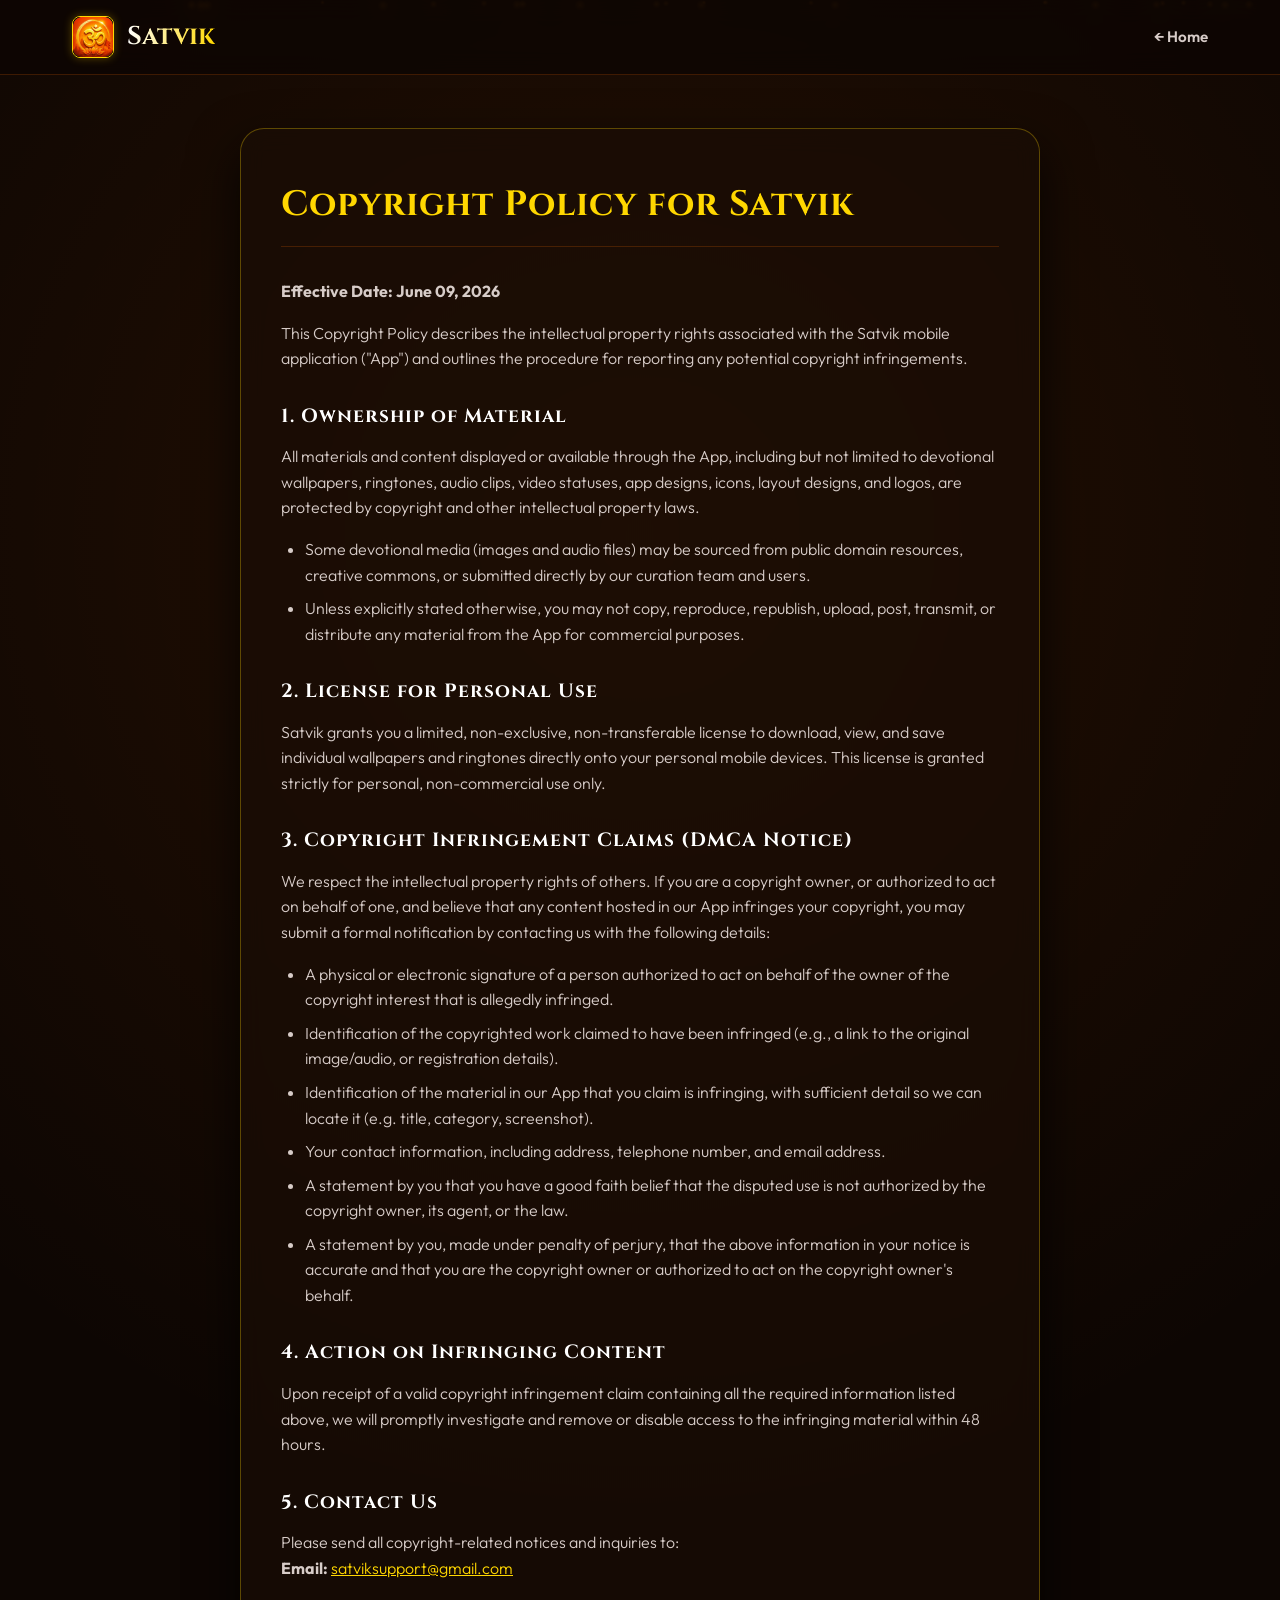
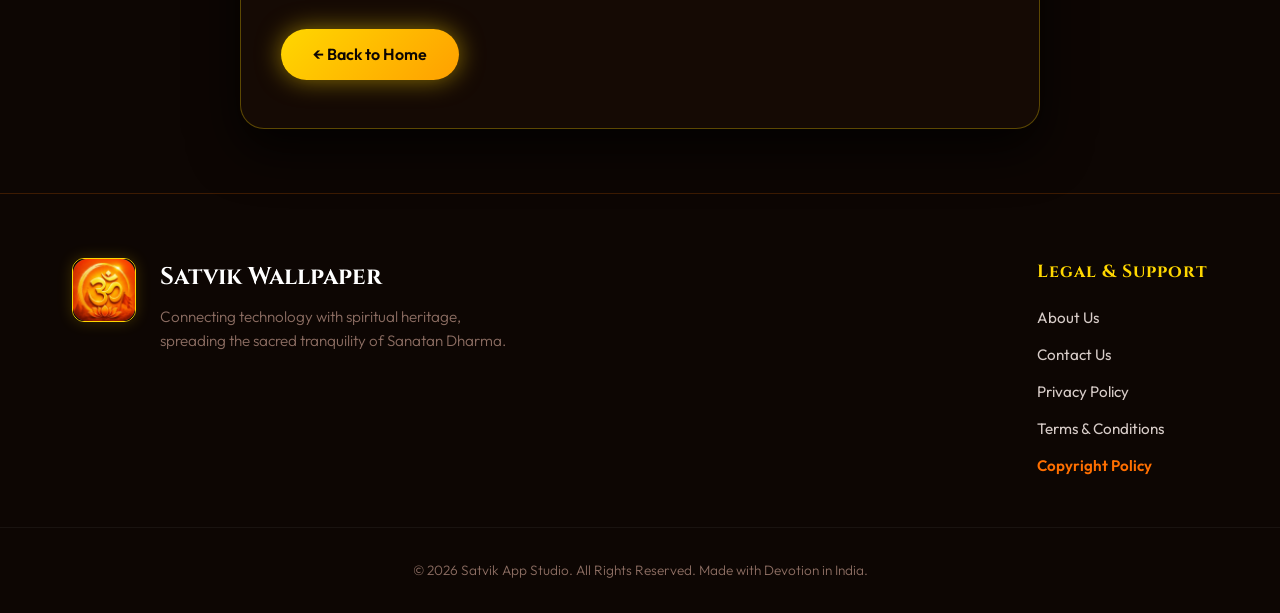
<file: copyright.html>
<!DOCTYPE html>
<html lang="en">
<head>
    <meta charset="UTF-8">
    <meta name="viewport" content="width=device-width, initial-scale=1.0">
    <title>Copyright Policy - Satvik Wallpaper</title>
    <meta name="description" content="Copyright Policy for Satvik Wallpaper and Ringtones mobile application.">
    <meta name="robots" content="noindex, follow">
    
    <!-- Google Fonts -->
    <link rel="preconnect" href="https://fonts.googleapis.com">
    <link rel="preconnect" href="https://fonts.gstatic.com" crossorigin>
    <link href="https://fonts.googleapis.com/css2?family=Cinzel:wght@500;700;900&family=Outfit:wght@300;400;600;800&display=swap" rel="stylesheet">
    
    <!-- Custom Style Sheet -->
    <link rel="stylesheet" href="style.css">
</head>
<body>
    <!-- Background Spiritual Particle Effect -->
    <div class="particles" id="particles"></div>

    <!-- Header / Navbar -->
    <header class="navbar">
        <div class="nav-container">
            <a href="index.html" class="logo-area" id="nav-logo">
                <img src="app_logo.png" alt="Satvik Wallpaper Logo" class="nav-logo-img">
                <span class="nav-brand">Satvik</span>
            </a>
            <div class="nav-links">
                <a href="index.html" class="nav-item" style="text-decoration: none; font-weight: 600;">← Home</a>
            </div>
        </div>
    </header>

    <!-- Main Content Container -->
    <main class="policy-page-section">
        <div class="container">
            <article class="policy-page-card">
                <h1>Copyright Policy for Satvik</h1>
                
                <p><strong>Effective Date: June 09, 2026</strong></p>
                <p>This Copyright Policy describes the intellectual property rights associated with the Satvik mobile application ("App") and outlines the procedure for reporting any potential copyright infringements.</p>
                
                <h3>1. Ownership of Material</h3>
                <p>All materials and content displayed or available through the App, including but not limited to devotional wallpapers, ringtones, audio clips, video statuses, app designs, icons, layout designs, and logos, are protected by copyright and other intellectual property laws.</p>
                <ul>
                    <li>Some devotional media (images and audio files) may be sourced from public domain resources, creative commons, or submitted directly by our curation team and users.</li>
                    <li>Unless explicitly stated otherwise, you may not copy, reproduce, republish, upload, post, transmit, or distribute any material from the App for commercial purposes.</li>
                </ul>

                <h3>2. License for Personal Use</h3>
                <p>Satvik grants you a limited, non-exclusive, non-transferable license to download, view, and save individual wallpapers and ringtones directly onto your personal mobile devices. This license is granted strictly for personal, non-commercial use only.</p>

                <h3>3. Copyright Infringement Claims (DMCA Notice)</h3>
                <p>We respect the intellectual property rights of others. If you are a copyright owner, or authorized to act on behalf of one, and believe that any content hosted in our App infringes your copyright, you may submit a formal notification by contacting us with the following details:</p>
                <ul>
                    <li>A physical or electronic signature of a person authorized to act on behalf of the owner of the copyright interest that is allegedly infringed.</li>
                    <li>Identification of the copyrighted work claimed to have been infringed (e.g., a link to the original image/audio, or registration details).</li>
                    <li>Identification of the material in our App that you claim is infringing, with sufficient detail so we can locate it (e.g. title, category, screenshot).</li>
                    <li>Your contact information, including address, telephone number, and email address.</li>
                    <li>A statement by you that you have a good faith belief that the disputed use is not authorized by the copyright owner, its agent, or the law.</li>
                    <li>A statement by you, made under penalty of perjury, that the above information in your notice is accurate and that you are the copyright owner or authorized to act on the copyright owner's behalf.</li>
                </ul>

                <h3>4. Action on Infringing Content</h3>
                <p>Upon receipt of a valid copyright infringement claim containing all the required information listed above, we will promptly investigate and remove or disable access to the infringing material within 48 hours.</p>

                <h3>5. Contact Us</h3>
                <p>Please send all copyright-related notices and inquiries to:<br>
                <strong>Email:</strong> <a href="mailto:satviksupport@gmail.com" style="color: var(--text-gold);">satviksupport@gmail.com</a></p>

                <a href="index.html" class="btn btn-secondary btn-back-home">← Back to Home</a>
            </article>
        </div>
    </main>

    <!-- Footer -->
    <footer class="footer">
        <div class="container footer-container">
            <div class="footer-brand-info">
                <img src="app_logo.png" alt="Satvik App Studio Logo" class="footer-logo">
                <div class="brand-text">
                    <span class="footer-brand-name">Satvik Wallpaper</span>
                    <p class="footer-moto">Connecting technology with spiritual heritage, spreading the sacred tranquility of Sanatan Dharma.</p>
                </div>
            </div>
            
            <div class="footer-nav">
                <h4>Legal & Support</h4>
                <div class="footer-links">
                    <a href="index.html" class="footer-link-btn" style="text-decoration: none;">About Us</a>
                    <a href="index.html" class="footer-link-btn" style="text-decoration: none;">Contact Us</a>
                    <a href="privacy.html" class="footer-link-btn" style="text-decoration: none;">Privacy Policy</a>
                    <a href="terms.html" class="footer-link-btn" style="text-decoration: none;">Terms & Conditions</a>
                    <a href="copyright.html" class="footer-link-btn" style="text-decoration: none; color: var(--saffron-primary); font-weight: 600;">Copyright Policy</a>
                </div>
            </div>
        </div>
        <div class="footer-bottom">
            <p>&copy; 2026 Satvik App Studio. All Rights Reserved. Made with Devotion in India.</p>
        </div>
    </footer>

    <script src="app.js"></script>
</body>
</html>
</file>
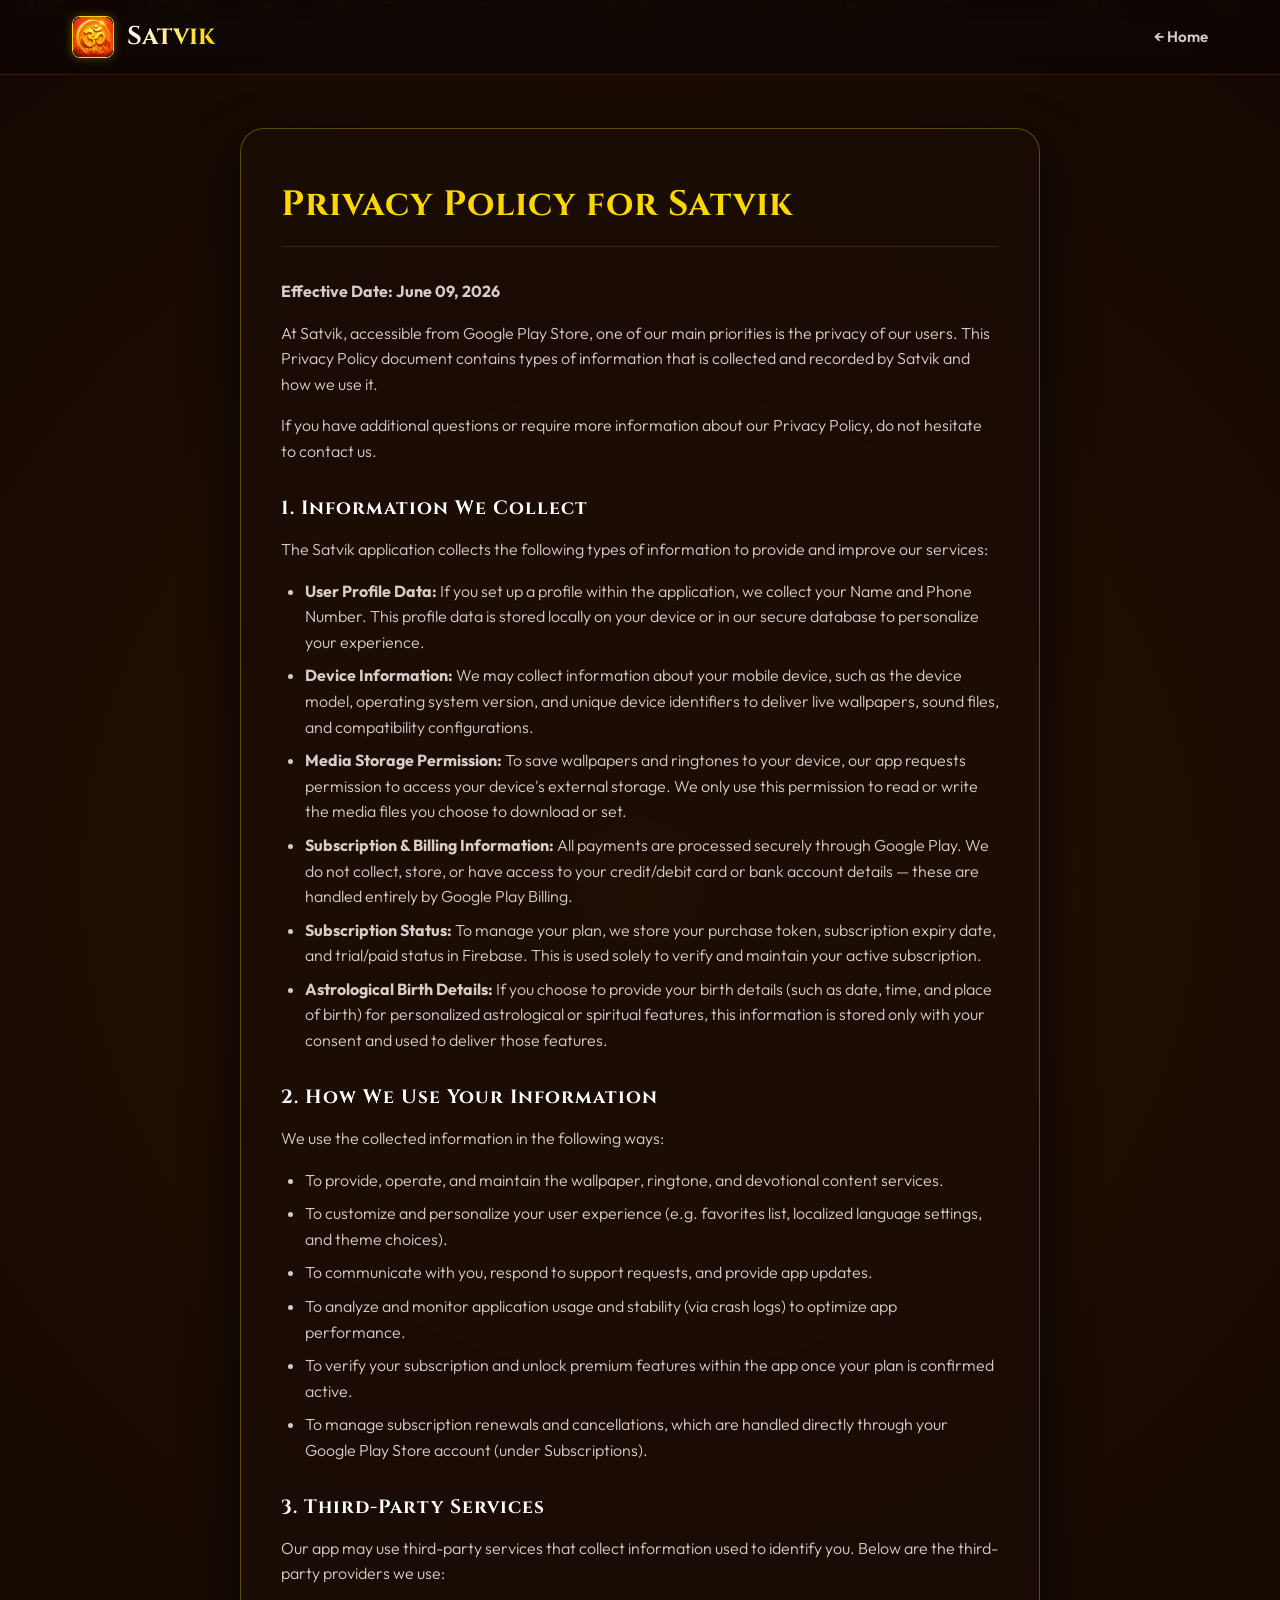
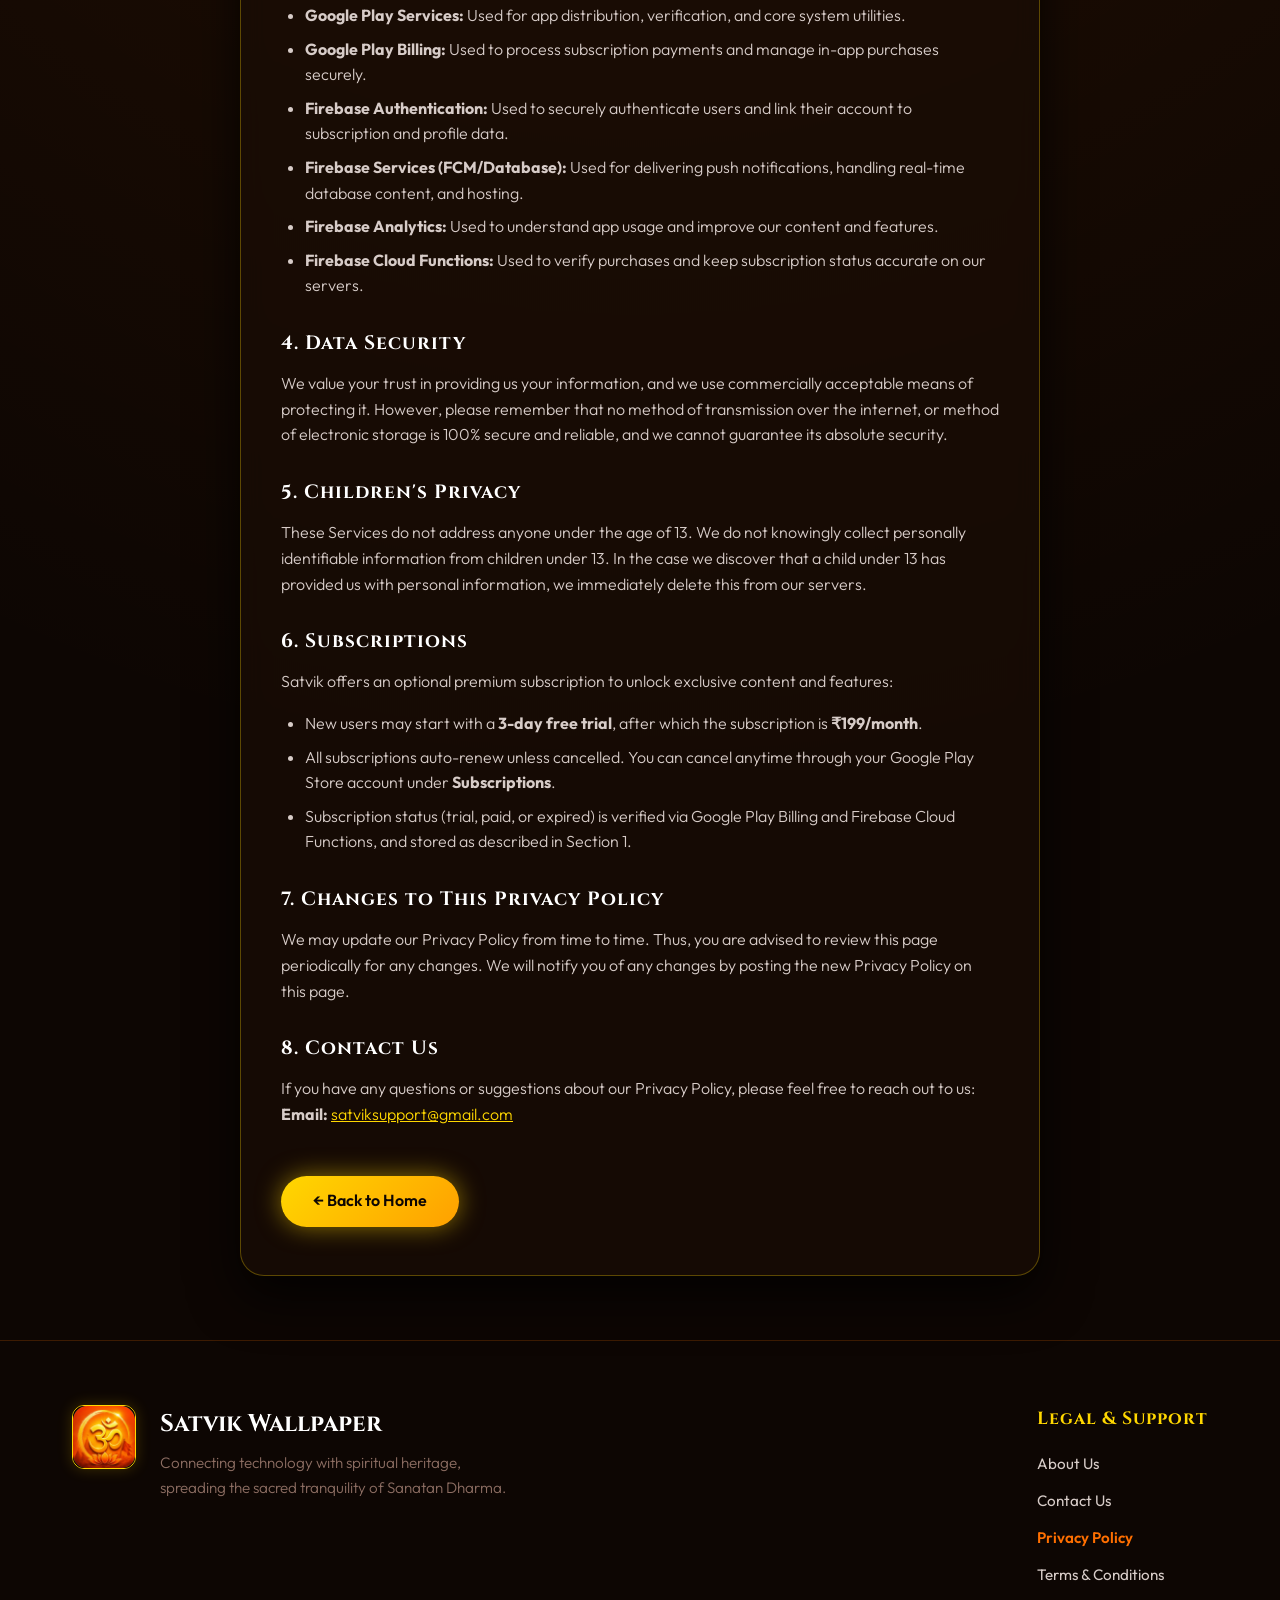
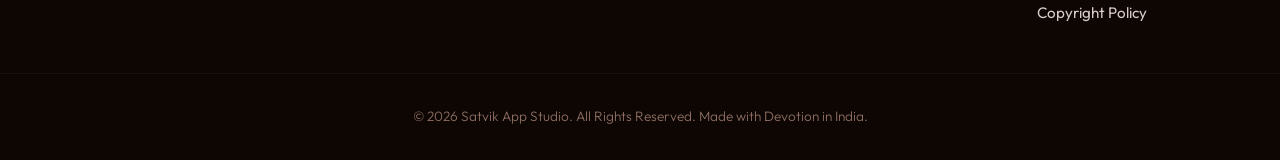
<file: privacy.html>
<!DOCTYPE html>
<html lang="en">
<head>
    <meta charset="UTF-8">
    <meta name="viewport" content="width=device-width, initial-scale=1.0">
    <title>Privacy Policy - Satvik Wallpaper</title>
    <meta name="description" content="Privacy Policy for Satvik Wallpaper and Ringtones mobile application.">
    <meta name="robots" content="noindex, follow">
    
    <!-- Google Fonts -->
    <link rel="preconnect" href="https://fonts.googleapis.com">
    <link rel="preconnect" href="https://fonts.gstatic.com" crossorigin>
    <link href="https://fonts.googleapis.com/css2?family=Cinzel:wght@500;700;900&family=Outfit:wght@300;400;600;800&display=swap" rel="stylesheet">
    
    <!-- Custom Style Sheet -->
    <link rel="stylesheet" href="style.css">
</head>
<body>
    <!-- Background Spiritual Particle Effect -->
    <div class="particles" id="particles"></div>

    <!-- Header / Navbar -->
    <header class="navbar">
        <div class="nav-container">
            <a href="index.html" class="logo-area" id="nav-logo">
                <img src="app_logo.png" alt="Satvik Wallpaper Logo" class="nav-logo-img">
                <span class="nav-brand">Satvik</span>
            </a>
            <div class="nav-links">
                <a href="index.html" class="nav-item" style="text-decoration: none; font-weight: 600;">← Home</a>
            </div>
        </div>
    </header>

    <!-- Main Content Container -->
    <main class="policy-page-section">
        <div class="container">
            <article class="policy-page-card">
                <h1>Privacy Policy for Satvik</h1>
                
                <p><strong>Effective Date: June 09, 2026</strong></p>
                <p>At Satvik, accessible from Google Play Store, one of our main priorities is the privacy of our users. This Privacy Policy document contains types of information that is collected and recorded by Satvik and how we use it.</p>
                <p>If you have additional questions or require more information about our Privacy Policy, do not hesitate to contact us.</p>
                
                <h3>1. Information We Collect</h3>
                <p>The Satvik application collects the following types of information to provide and improve our services:</p>
                <ul>
                    <li><strong>User Profile Data:</strong> If you set up a profile within the application, we collect your Name and Phone Number. This profile data is stored locally on your device or in our secure database to personalize your experience.</li>
                    <li><strong>Device Information:</strong> We may collect information about your mobile device, such as the device model, operating system version, and unique device identifiers to deliver live wallpapers, sound files, and compatibility configurations.</li>
                    <li><strong>Media Storage Permission:</strong> To save wallpapers and ringtones to your device, our app requests permission to access your device's external storage. We only use this permission to read or write the media files you choose to download or set.</li>
                    <li><strong>Subscription &amp; Billing Information:</strong> All payments are processed securely through Google Play. We do not collect, store, or have access to your credit/debit card or bank account details &mdash; these are handled entirely by Google Play Billing.</li>
                    <li><strong>Subscription Status:</strong> To manage your plan, we store your purchase token, subscription expiry date, and trial/paid status in Firebase. This is used solely to verify and maintain your active subscription.</li>
                    <li><strong>Astrological Birth Details:</strong> If you choose to provide your birth details (such as date, time, and place of birth) for personalized astrological or spiritual features, this information is stored only with your consent and used to deliver those features.</li>
                </ul>

                <h3>2. How We Use Your Information</h3>
                <p>We use the collected information in the following ways:</p>
                <ul>
                    <li>To provide, operate, and maintain the wallpaper, ringtone, and devotional content services.</li>
                    <li>To customize and personalize your user experience (e.g. favorites list, localized language settings, and theme choices).</li>
                    <li>To communicate with you, respond to support requests, and provide app updates.</li>
                    <li>To analyze and monitor application usage and stability (via crash logs) to optimize app performance.</li>
                    <li>To verify your subscription and unlock premium features within the app once your plan is confirmed active.</li>
                    <li>To manage subscription renewals and cancellations, which are handled directly through your Google Play Store account (under Subscriptions).</li>
                </ul>

                <h3>3. Third-Party Services</h3>
                <p>Our app may use third-party services that collect information used to identify you. Below are the third-party providers we use:</p>
                <ul>
                    <li><strong>Google Play Services:</strong> Used for app distribution, verification, and core system utilities.</li>
                    <li><strong>Google Play Billing:</strong> Used to process subscription payments and manage in-app purchases securely.</li>
                    <li><strong>Firebase Authentication:</strong> Used to securely authenticate users and link their account to subscription and profile data.</li>
                    <li><strong>Firebase Services (FCM/Database):</strong> Used for delivering push notifications, handling real-time database content, and hosting.</li>
                    <li><strong>Firebase Analytics:</strong> Used to understand app usage and improve our content and features.</li>
                    <li><strong>Firebase Cloud Functions:</strong> Used to verify purchases and keep subscription status accurate on our servers.</li>
                </ul>

                <h3>4. Data Security</h3>
                <p>We value your trust in providing us your information, and we use commercially acceptable means of protecting it. However, please remember that no method of transmission over the internet, or method of electronic storage is 100% secure and reliable, and we cannot guarantee its absolute security.</p>

                <h3>5. Children's Privacy</h3>
                <p>These Services do not address anyone under the age of 13. We do not knowingly collect personally identifiable information from children under 13. In the case we discover that a child under 13 has provided us with personal information, we immediately delete this from our servers.</p>

                <h3>6. Subscriptions</h3>
                <p>Satvik offers an optional premium subscription to unlock exclusive content and features:</p>
                <ul>
                    <li>New users may start with a <strong>3-day free trial</strong>, after which the subscription is <strong>&#8377;199/month</strong>.</li>
                    <li>All subscriptions auto-renew unless cancelled. You can cancel anytime through your Google Play Store account under <strong>Subscriptions</strong>.</li>
                    <li>Subscription status (trial, paid, or expired) is verified via Google Play Billing and Firebase Cloud Functions, and stored as described in Section 1.</li>
                </ul>

                <h3>7. Changes to This Privacy Policy</h3>
                <p>We may update our Privacy Policy from time to time. Thus, you are advised to review this page periodically for any changes. We will notify you of any changes by posting the new Privacy Policy on this page.</p>

                <h3>8. Contact Us</h3>
                <p>If you have any questions or suggestions about our Privacy Policy, please feel free to reach out to us:<br>
                <strong>Email:</strong> <a href="mailto:satviksupport@gmail.com" style="color: var(--text-gold);">satviksupport@gmail.com</a></p>

                <a href="index.html" class="btn btn-secondary btn-back-home">← Back to Home</a>
            </article>
        </div>
    </main>

    <!-- Footer -->
    <footer class="footer">
        <div class="container footer-container">
            <div class="footer-brand-info">
                <img src="app_logo.png" alt="Satvik App Studio Logo" class="footer-logo">
                <div class="brand-text">
                    <span class="footer-brand-name">Satvik Wallpaper</span>
                    <p class="footer-moto">Connecting technology with spiritual heritage, spreading the sacred tranquility of Sanatan Dharma.</p>
                </div>
            </div>
            
            <div class="footer-nav">
                <h4>Legal & Support</h4>
                <div class="footer-links">
                    <a href="index.html" class="footer-link-btn" style="text-decoration: none;">About Us</a>
                    <a href="index.html" class="footer-link-btn" style="text-decoration: none;">Contact Us</a>
                    <a href="privacy.html" class="footer-link-btn" style="text-decoration: none; color: var(--saffron-primary); font-weight: 600;">Privacy Policy</a>
                    <a href="terms.html" class="footer-link-btn" style="text-decoration: none;">Terms & Conditions</a>
                    <a href="copyright.html" class="footer-link-btn" style="text-decoration: none;">Copyright Policy</a>
                </div>
            </div>
        </div>
        <div class="footer-bottom">
            <p>&copy; 2026 Satvik App Studio. All Rights Reserved. Made with Devotion in India.</p>
        </div>
    </footer>

    <script src="app.js"></script>
</body>
</html>
</file>
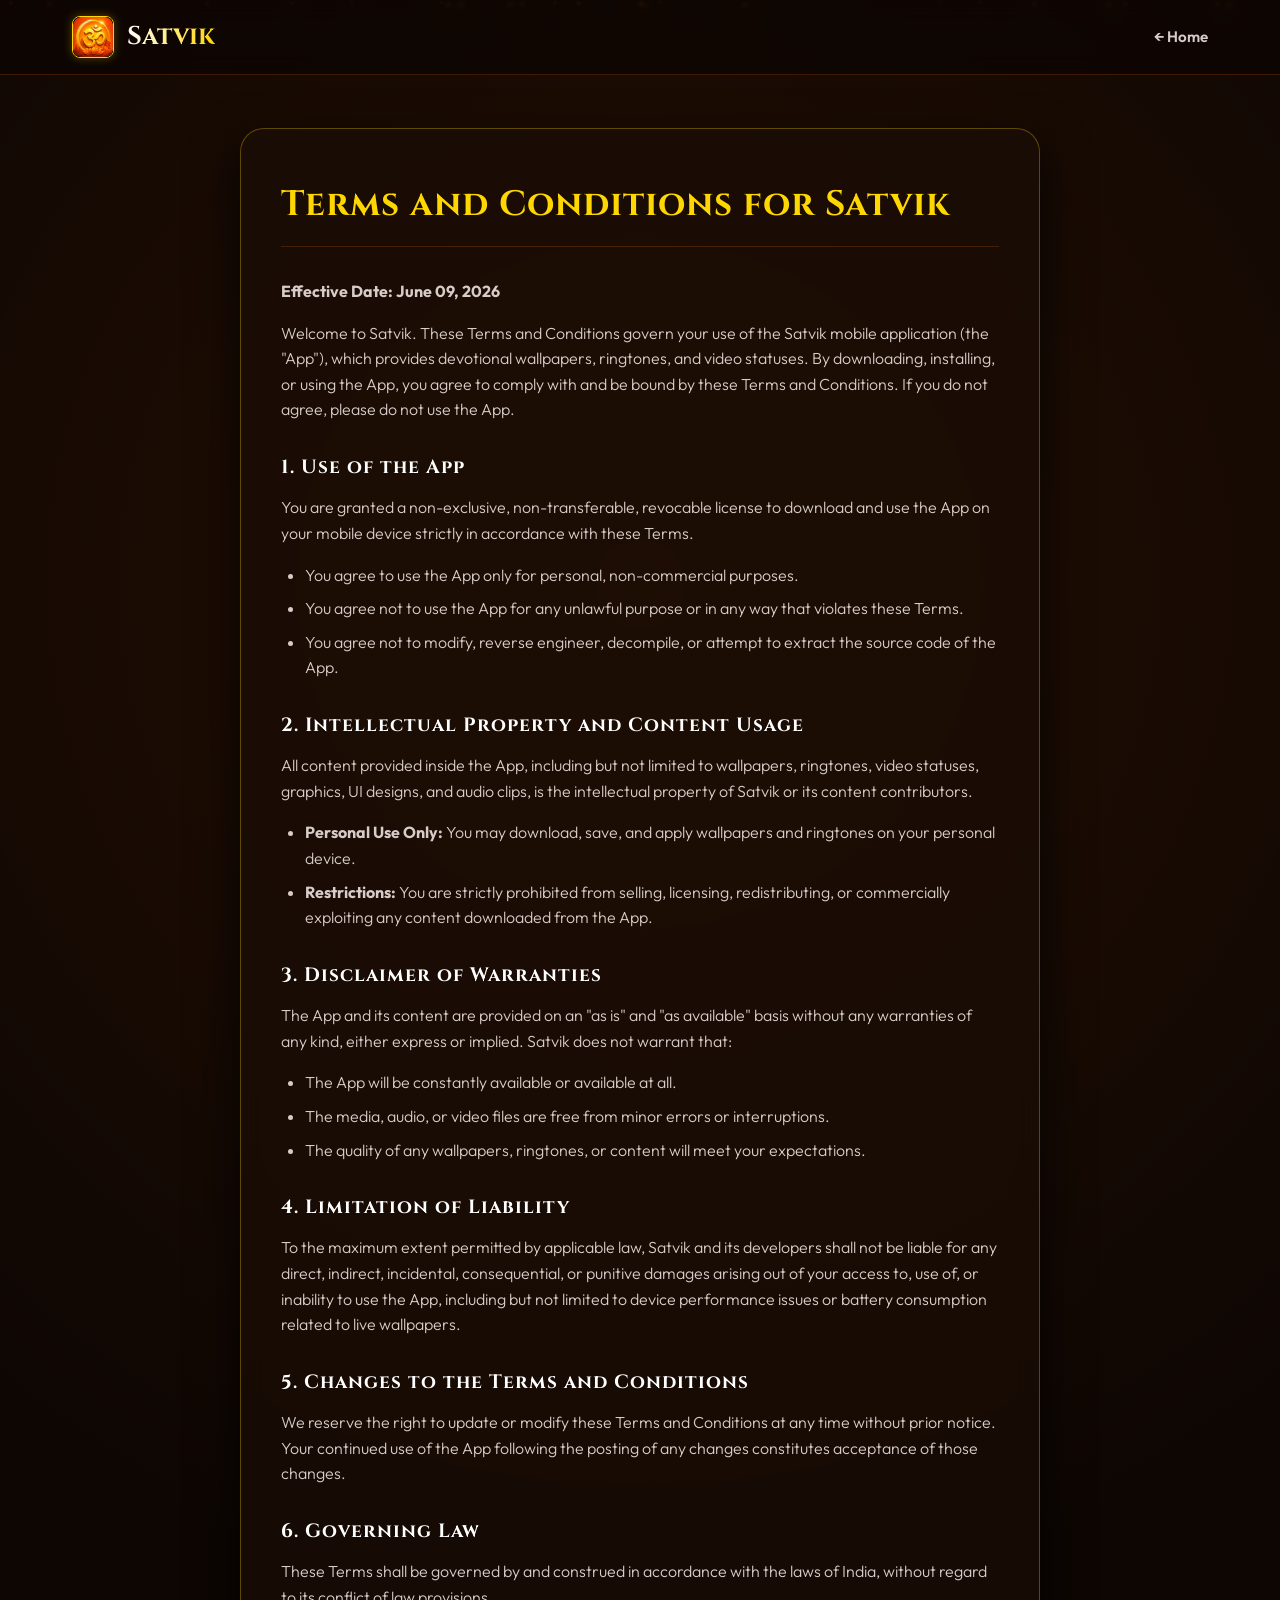
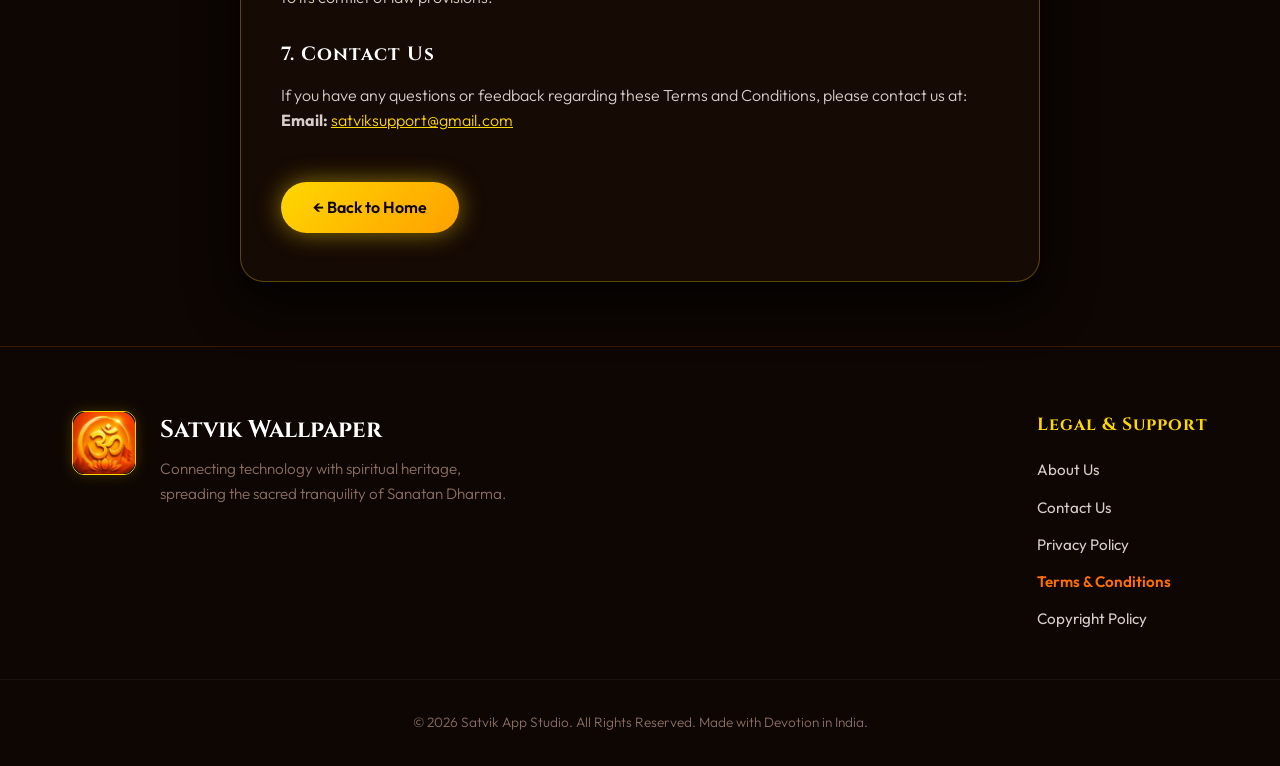
<file: terms.html>
<!DOCTYPE html>
<html lang="en">
<head>
    <meta charset="UTF-8">
    <meta name="viewport" content="width=device-width, initial-scale=1.0">
    <title>Terms & Conditions - Satvik Wallpaper</title>
    <meta name="description" content="Terms and Conditions for Satvik Wallpaper and Ringtones mobile application.">
    <meta name="robots" content="noindex, follow">
    
    <!-- Google Fonts -->
    <link rel="preconnect" href="https://fonts.googleapis.com">
    <link rel="preconnect" href="https://fonts.gstatic.com" crossorigin>
    <link href="https://fonts.googleapis.com/css2?family=Cinzel:wght@500;700;900&family=Outfit:wght@300;400;600;800&display=swap" rel="stylesheet">
    
    <!-- Custom Style Sheet -->
    <link rel="stylesheet" href="style.css">
</head>
<body>
    <!-- Background Spiritual Particle Effect -->
    <div class="particles" id="particles"></div>

    <!-- Header / Navbar -->
    <header class="navbar">
        <div class="nav-container">
            <a href="index.html" class="logo-area" id="nav-logo">
                <img src="app_logo.png" alt="Satvik Wallpaper Logo" class="nav-logo-img">
                <span class="nav-brand">Satvik</span>
            </a>
            <div class="nav-links">
                <a href="index.html" class="nav-item" style="text-decoration: none; font-weight: 600;">← Home</a>
            </div>
        </div>
    </header>

    <!-- Main Content Container -->
    <main class="policy-page-section">
        <div class="container">
            <article class="policy-page-card">
                <h1>Terms and Conditions for Satvik</h1>
                
                <p><strong>Effective Date: June 09, 2026</strong></p>
                <p>Welcome to Satvik. These Terms and Conditions govern your use of the Satvik mobile application (the "App"), which provides devotional wallpapers, ringtones, and video statuses. By downloading, installing, or using the App, you agree to comply with and be bound by these Terms and Conditions. If you do not agree, please do not use the App.</p>
                
                <h3>1. Use of the App</h3>
                <p>You are granted a non-exclusive, non-transferable, revocable license to download and use the App on your mobile device strictly in accordance with these Terms.</p>
                <ul>
                    <li>You agree to use the App only for personal, non-commercial purposes.</li>
                    <li>You agree not to use the App for any unlawful purpose or in any way that violates these Terms.</li>
                    <li>You agree not to modify, reverse engineer, decompile, or attempt to extract the source code of the App.</li>
                </ul>

                <h3>2. Intellectual Property and Content Usage</h3>
                <p>All content provided inside the App, including but not limited to wallpapers, ringtones, video statuses, graphics, UI designs, and audio clips, is the intellectual property of Satvik or its content contributors.</p>
                <ul>
                    <li><strong>Personal Use Only:</strong> You may download, save, and apply wallpapers and ringtones on your personal device.</li>
                    <li><strong>Restrictions:</strong> You are strictly prohibited from selling, licensing, redistributing, or commercially exploiting any content downloaded from the App.</li>
                </ul>

                <h3>3. Disclaimer of Warranties</h3>
                <p>The App and its content are provided on an "as is" and "as available" basis without any warranties of any kind, either express or implied. Satvik does not warrant that:</p>
                <ul>
                    <li>The App will be constantly available or available at all.</li>
                    <li>The media, audio, or video files are free from minor errors or interruptions.</li>
                    <li>The quality of any wallpapers, ringtones, or content will meet your expectations.</li>
                </ul>

                <h3>4. Limitation of Liability</h3>
                <p>To the maximum extent permitted by applicable law, Satvik and its developers shall not be liable for any direct, indirect, incidental, consequential, or punitive damages arising out of your access to, use of, or inability to use the App, including but not limited to device performance issues or battery consumption related to live wallpapers.</p>

                <h3>5. Changes to the Terms and Conditions</h3>
                <p>We reserve the right to update or modify these Terms and Conditions at any time without prior notice. Your continued use of the App following the posting of any changes constitutes acceptance of those changes.</p>

                <h3>6. Governing Law</h3>
                <p>These Terms shall be governed by and construed in accordance with the laws of India, without regard to its conflict of law provisions.</p>

                <h3>7. Contact Us</h3>
                <p>If you have any questions or feedback regarding these Terms and Conditions, please contact us at:<br>
                <strong>Email:</strong> <a href="mailto:satviksupport@gmail.com" style="color: var(--text-gold);">satviksupport@gmail.com</a></p>

                <a href="index.html" class="btn btn-secondary btn-back-home">← Back to Home</a>
            </article>
        </div>
    </main>

    <!-- Footer -->
    <footer class="footer">
        <div class="container footer-container">
            <div class="footer-brand-info">
                <img src="app_logo.png" alt="Satvik App Studio Logo" class="footer-logo">
                <div class="brand-text">
                    <span class="footer-brand-name">Satvik Wallpaper</span>
                    <p class="footer-moto">Connecting technology with spiritual heritage, spreading the sacred tranquility of Sanatan Dharma.</p>
                </div>
            </div>
            
            <div class="footer-nav">
                <h4>Legal & Support</h4>
                <div class="footer-links">
                    <a href="index.html" class="footer-link-btn" style="text-decoration: none;">About Us</a>
                    <a href="index.html" class="footer-link-btn" style="text-decoration: none;">Contact Us</a>
                    <a href="privacy.html" class="footer-link-btn" style="text-decoration: none;">Privacy Policy</a>
                    <a href="terms.html" class="footer-link-btn" style="text-decoration: none; color: var(--saffron-primary); font-weight: 600;">Terms & Conditions</a>
                    <a href="copyright.html" class="footer-link-btn" style="text-decoration: none;">Copyright Policy</a>
                </div>
            </div>
        </div>
        <div class="footer-bottom">
            <p>&copy; 2026 Satvik App Studio. All Rights Reserved. Made with Devotion in India.</p>
        </div>
    </footer>

    <script src="app.js"></script>
</body>
</html>
</file>
<file: style.css>
/* ==========================================================================
   SATVIK WALLPAPER - DESIGN SYSTEM & CUSTOM CSS
   ========================================================================== */

/* 1. Root Variables & Theme Setup */
:root {
    /* Color Palette */
    --saffron-primary: #FF6F00;
    --saffron-light: #FF8F00;
    --saffron-dark: #E65100;
    --gold-accent: #FFD700;
    --gold-glow: #FFA000;
    
    /* Backgrounds */
    --bg-dark-core: #0D0603;
    --bg-dark-sec: #150A05;
    --bg-dark-card: rgba(30, 15, 8, 0.6);
    --bg-glass-nav: rgba(13, 6, 3, 0.8);
    --border-glass: rgba(255, 111, 0, 0.2);
    --border-glass-gold: rgba(255, 215, 0, 0.3);
    
    /* Text Colors */
    --text-white: #FFFFFF;
    --text-gold: #FFD700;
    --text-gray: #D7CCC8;
    --text-muted: #8D6E63;
    
    /* Fonts */
    --font-heading: 'Cinzel', serif;
    --font-body: 'Outfit', sans-serif;
    
    /* Transition Speeds */
    --transition-fast: 0.2s ease;
    --transition-medium: 0.4s cubic-bezier(0.16, 1, 0.3, 1);
    --transition-slow: 0.6s cubic-bezier(0.16, 1, 0.3, 1);
    
    /* Shadows & Blurs */
    --glow-saffron: 0 0 20px rgba(255, 111, 0, 0.4);
    --glow-gold: 0 0 25px rgba(255, 215, 0, 0.5);
    --blur-glass: 12px;
}

/* 2. Global Reset */
* {
    margin: 0;
    padding: 0;
    box-sizing: border-box;
    scroll-behavior: smooth;
}

body {
    background-color: var(--bg-dark-core);
    color: var(--text-gray);
    font-family: var(--font-body);
    line-height: 1.6;
    overflow-x: hidden;
    position: relative;
}

/* Custom Scrollbar */
::-webkit-scrollbar {
    width: 8px;
}
::-webkit-scrollbar-track {
    background: var(--bg-dark-core);
}
::-webkit-scrollbar-thumb {
    background: var(--saffron-primary);
    border-radius: 4px;
}
::-webkit-scrollbar-thumb:hover {
    background: var(--saffron-light);
}

/* Background Spark Particle System */
.particles {
    position: fixed;
    top: 0;
    left: 0;
    width: 100%;
    height: 100%;
    pointer-events: none;
    z-index: 0;
    overflow: hidden;
}

.particle {
    position: absolute;
    background: radial-gradient(circle, rgba(255, 143, 0, 0.8) 0%, rgba(255, 111, 0, 0) 70%);
    border-radius: 50%;
    animation: drift linear infinite;
    opacity: 0.6;
}

@keyframes drift {
    0% {
        transform: translateY(100vh) scale(0.5);
        opacity: 0;
    }
    10% {
        opacity: 0.8;
    }
    90% {
        opacity: 0.8;
    }
    100% {
        transform: translateY(-10vh) scale(1.2);
        opacity: 0;
    }
}

/* Layout Container */
.container {
    width: 100%;
    max-width: 1200px;
    margin: 0 auto;
    padding: 0 2rem;
    position: relative;
    z-index: 1;
}

/* 3. Typography Rules */
h1, h2, h3, h4 {
    font-family: var(--font-heading);
    color: var(--text-white);
    letter-spacing: 1px;
}

p {
    font-weight: 300;
}

.highlight {
    color: var(--text-gold);
    text-shadow: 0 0 10px rgba(255, 215, 0, 0.3);
}

/* 4. Common Buttons */
.btn {
    display: inline-flex;
    align-items: center;
    justify-content: center;
    padding: 0.8rem 2rem;
    font-family: var(--font-body);
    font-size: 1rem;
    font-weight: 600;
    border-radius: 50px;
    text-decoration: none;
    cursor: pointer;
    transition: all var(--transition-medium);
}

.btn-primary {
    background: linear-gradient(135deg, var(--saffron-primary), var(--saffron-dark));
    color: var(--text-white);
    border: 1px solid rgba(255, 255, 255, 0.1);
    box-shadow: var(--glow-saffron);
}

.btn-primary:hover {
    transform: translateY(-3px);
    box-shadow: 0 0 25px rgba(255, 111, 0, 0.6);
    background: linear-gradient(135deg, var(--saffron-light), var(--saffron-primary));
}

.btn-secondary {
    background: linear-gradient(135deg, var(--gold-accent), var(--gold-glow));
    color: var(--bg-dark-core);
    border: none;
    box-shadow: var(--glow-gold);
}

.btn-secondary:hover {
    transform: translateY(-3px);
    box-shadow: 0 0 35px rgba(255, 215, 0, 0.8);
}

/* 5. Navigation Bar */
.navbar {
    position: fixed;
    top: 0;
    left: 0;
    width: 100%;
    z-index: 100;
    background: var(--bg-glass-nav);
    backdrop-filter: blur(var(--blur-glass));
    -webkit-backdrop-filter: blur(var(--blur-glass));
    border-bottom: 1px solid var(--border-glass);
    transition: all var(--transition-fast);
}

.navbar.scrolled {
    padding: 0.4rem 0;
    box-shadow: 0 10px 30px rgba(0, 0, 0, 0.5);
}

.nav-container {
    max-width: 1200px;
    margin: 0 auto;
    padding: 1rem 2rem;
    display: flex;
    align-items: center;
    justify-content: space-between;
}

.logo-area {
    display: flex;
    align-items: center;
    gap: 0.8rem;
    text-decoration: none;
}

.nav-logo-img {
    height: 42px;
    width: 42px;
    border-radius: 8px;
    border: 1px solid var(--gold-accent);
    box-shadow: 0 0 10px rgba(255, 215, 0, 0.3);
}

.nav-brand {
    font-family: var(--font-heading);
    font-size: 1.6rem;
    font-weight: 700;
    color: var(--text-white);
    background: linear-gradient(to right, var(--text-white), var(--text-gold));
    -webkit-background-clip: text;
    -webkit-text-fill-color: transparent;
}

.nav-links {
    display: flex;
    align-items: center;
    gap: 2.2rem;
}

.nav-item {
    color: var(--text-gray);
    text-decoration: none;
    font-size: 0.95rem;
    font-weight: 400;
    transition: color var(--transition-fast);
    position: relative;
}

.nav-item::after {
    content: '';
    position: absolute;
    bottom: -6px;
    left: 0;
    width: 0;
    height: 2px;
    background: var(--saffron-primary);
    transition: width var(--transition-fast);
}

.nav-item:hover {
    color: var(--text-gold);
}

.nav-item:hover::after {
    width: 100%;
}

.nav-btn {
    padding: 0.5rem 1.4rem;
    font-size: 0.9rem;
}

.mobile-nav-toggle {
    display: none;
    background: none;
    border: none;
    color: var(--text-white);
    cursor: pointer;
}

/* Mobile Dropdown Menu */
.mobile-menu {
    display: none;
    position: fixed;
    top: 70px;
    left: 0;
    width: 100%;
    background: rgba(13, 6, 3, 0.95);
    backdrop-filter: blur(var(--blur-glass));
    border-bottom: 1px solid var(--border-glass);
    padding: 1.5rem 2rem;
    z-index: 99;
    flex-direction: column;
    gap: 1.2rem;
    transition: all var(--transition-medium);
    transform: translateY(-110%);
    opacity: 0;
}

.mobile-menu.open {
    transform: translateY(0);
    opacity: 1;
    display: flex;
}

.mobile-nav-item {
    color: var(--text-white);
    text-decoration: none;
    font-size: 1.1rem;
    font-family: var(--font-heading);
}

.mobile-nav-btn {
    text-align: center;
    width: 100%;
}

/* 6. Hero Section */
.hero-section {
    padding: 10rem 0 6rem 0;
    min-height: 100vh;
    display: flex;
    align-items: center;
    position: relative;
    background: radial-gradient(circle at 70% 30%, rgba(255, 111, 0, 0.15) 0%, rgba(13, 6, 3, 0) 60%);
}

.hero-container {
    display: grid;
    grid-template-columns: 1.2fr 0.8fr;
    gap: 4rem;
    align-items: center;
}

.badge-spiritual {
    display: inline-block;
    background: rgba(255, 111, 0, 0.12);
    border: 1px solid var(--border-glass);
    color: var(--text-gold);
    font-size: 0.85rem;
    font-weight: 600;
    letter-spacing: 1.5px;
    text-transform: uppercase;
    padding: 0.5rem 1.2rem;
    border-radius: 30px;
    margin-bottom: 1.5rem;
    animation: pulse 2s infinite;
}

@keyframes pulse {
    0% { transform: scale(1); box-shadow: 0 0 0 0 rgba(255, 111, 0, 0.4); }
    70% { transform: scale(1.02); box-shadow: 0 0 0 10px rgba(255, 111, 0, 0); }
    100% { transform: scale(1); box-shadow: 0 0 0 0 rgba(255, 111, 0, 0); }
}

.hero-title {
    font-size: 3.5rem;
    font-weight: 900;
    line-height: 1.2;
    margin-bottom: 1.5rem;
}

.hero-description {
    font-size: 1.2rem;
    color: var(--text-gray);
    margin-bottom: 2.5rem;
    max-width: 600px;
}

.hero-actions {
    display: flex;
    align-items: center;
    gap: 1.5rem;
    margin-bottom: 3.5rem;
    flex-wrap: wrap;
}

.btn-play-store {
    background: #000000;
    border: 2px solid var(--border-glass-gold);
    border-radius: 12px;
    padding: 0.75rem 1.8rem;
    display: flex;
    align-items: center;
    gap: 0.8rem;
    color: var(--text-white);
    text-decoration: none;
    transition: all var(--transition-fast);
    box-shadow: 0 4px 15px rgba(0, 0, 0, 0.4);
}

.btn-play-store:hover {
    border-color: var(--gold-accent);
    transform: translateY(-3px);
    box-shadow: var(--glow-gold);
}

.play-icon {
    color: var(--text-gold);
}

.play-btn-text {
    display: flex;
    flex-direction: column;
    align-items: flex-start;
}

.play-btn-text .small-text {
    font-size: 0.65rem;
    font-weight: 600;
    letter-spacing: 0.5px;
    color: var(--text-muted);
}

.play-btn-text .large-text {
    font-size: 1.1rem;
    font-weight: 800;
}

.app-store-coming-soon {
    border: 1px dashed var(--border-glass);
    padding: 0.75rem 1.5rem;
    border-radius: 12px;
}

.coming-soon-badge {
    font-size: 0.9rem;
    color: var(--text-muted);
    font-weight: 600;
}

/* Stats */
.hero-stats {
    display: flex;
    gap: 3rem;
    border-top: 1px solid var(--border-glass);
    padding-top: 2rem;
}

.stat-item {
    display: flex;
    flex-direction: column;
}

.stat-num {
    font-family: var(--font-heading);
    font-size: 2rem;
    font-weight: 700;
    color: var(--text-gold);
}

.stat-lbl {
    font-size: 0.85rem;
    color: var(--text-muted);
    text-transform: uppercase;
    letter-spacing: 1px;
}

/* Phone Mockup Frame */
.hero-mockup {
    display: flex;
    justify-content: center;
    perspective: 1000px;
}

.phone-frame {
    width: 300px;
    height: 610px;
    background: #1e110b;
    border: 12px solid #2e1b12;
    border-radius: 44px;
    position: relative;
    box-shadow: 0 25px 60px rgba(0, 0, 0, 0.8), 
                0 0 40px rgba(255, 111, 0, 0.2);
    overflow: hidden;
    transform: rotateY(-10deg) rotateX(10deg);
    transition: transform var(--transition-slow);
}

.phone-frame:hover {
    transform: rotateY(0deg) rotateX(0deg) scale(1.02);
}

.phone-notch {
    width: 140px;
    height: 25px;
    background: #2e1b12;
    position: absolute;
    top: 0;
    left: 50%;
    transform: translateX(-50%);
    border-bottom-left-radius: 16px;
    border-bottom-right-radius: 16px;
    z-index: 5;
}

.phone-screen {
    width: 100%;
    height: 100%;
    background: var(--bg-dark-core);
    display: flex;
    flex-direction: column;
    position: relative;
}

.screen-header {
    height: 65px;
    padding: 25px 15px 10px 15px;
    display: flex;
    align-items: center;
    gap: 0.5rem;
    border-bottom: 1px solid var(--border-glass);
    background: rgba(13, 6, 3, 0.9);
}

.screen-logo {
    width: 24px;
    height: 24px;
    border-radius: 4px;
}

.screen-title {
    font-family: var(--font-heading);
    font-size: 0.9rem;
    font-weight: 700;
    color: var(--text-gold);
}

.screen-carousel {
    flex: 1;
    position: relative;
    overflow: hidden;
}

.screen-img {
    position: absolute;
    top: 0;
    left: 0;
    width: 100%;
    height: 100%;
    object-fit: cover;
    opacity: 0;
    transition: opacity 0.8s ease-in-out;
}

.screen-img.active {
    opacity: 1;
}

.screen-footer {
    height: 40px;
    display: flex;
    align-items: center;
    justify-content: center;
    background: rgba(13, 6, 3, 0.9);
    border-top: 1px solid var(--border-glass);
}

.footer-dots {
    display: flex;
    gap: 8px;
}

.footer-dots .dot {
    width: 6px;
    height: 6px;
    background: rgba(255, 255, 255, 0.2);
    border-radius: 50%;
    cursor: pointer;
    transition: background var(--transition-fast);
}

.footer-dots .dot.active {
    background: var(--saffron-primary);
    width: 12px;
    border-radius: 3px;
}

/* 7. Common Section Styles */
section {
    padding: 6rem 0;
    position: relative;
}

.section-header {
    text-align: center;
    margin-bottom: 4rem;
}

.section-title {
    font-size: 2.5rem;
    font-weight: 700;
    margin-bottom: 1rem;
    background: linear-gradient(to bottom, var(--text-white) 30%, var(--text-gold));
    -webkit-background-clip: text;
    -webkit-text-fill-color: transparent;
}

.section-subtitle {
    font-size: 1.1rem;
    color: var(--text-muted);
    max-width: 600px;
    margin: 0 auto;
}

/* 8. Features Section */
.features-section {
    background: var(--bg-dark-sec);
}

.features-grid {
    display: grid;
    grid-template-columns: repeat(auto-fit, minmax(250px, 1fr));
    gap: 2rem;
}

.feature-card {
    background: var(--bg-dark-card);
    border: 1px solid var(--border-glass);
    border-radius: 20px;
    padding: 2.5rem 2rem;
    text-align: center;
    transition: all var(--transition-medium);
    backdrop-filter: blur(var(--blur-glass));
    -webkit-backdrop-filter: blur(var(--blur-glass));
}

.feature-card:hover {
    transform: translateY(-8px);
    border-color: var(--saffron-primary);
    box-shadow: var(--glow-saffron);
}

.feature-icon {
    display: inline-flex;
    align-items: center;
    justify-content: center;
    width: 70px;
    height: 70px;
    border-radius: 50%;
    background: rgba(255, 111, 0, 0.1);
    color: var(--saffron-primary);
    margin-bottom: 1.8rem;
    border: 1px solid rgba(255, 111, 0, 0.3);
}

.feature-card h3 {
    font-size: 1.3rem;
    margin-bottom: 1rem;
    color: var(--text-white);
}

.feature-card p {
    font-size: 0.95rem;
    color: var(--text-gray);
}

.saffron-svg {
    color: var(--saffron-primary);
}

/* 9. Wallpapers Grid */
.wallpapers-section {
    background: var(--bg-dark-core);
}

.wallpapers-grid {
    display: grid;
    grid-template-columns: repeat(auto-fit, minmax(320px, 1fr));
    gap: 2.5rem;
}

.wallpaper-card {
    background: var(--bg-dark-card);
    border: 1px solid var(--border-glass);
    border-radius: 24px;
    overflow: hidden;
    transition: all var(--transition-medium);
    backdrop-filter: blur(var(--blur-glass));
    -webkit-backdrop-filter: blur(var(--blur-glass));
}

.wallpaper-card:hover {
    transform: translateY(-8px);
    border-color: var(--border-glass-gold);
    box-shadow: 0 15px 40px rgba(0, 0, 0, 0.6);
}

.wallpaper-img-wrapper {
    position: relative;
    aspect-ratio: 9 / 16;
    overflow: hidden;
    background: #000;
}

.wallpaper-img {
    width: 100%;
    height: 100%;
    object-fit: cover;
    transition: transform var(--transition-slow);
}

.wallpaper-card:hover .wallpaper-img {
    transform: scale(1.06);
}

.wallpaper-overlay {
    position: absolute;
    top: 0;
    left: 0;
    width: 100%;
    height: 100%;
    background: rgba(13, 6, 3, 0.5);
    backdrop-filter: blur(4px);
    opacity: 0;
    display: flex;
    align-items: center;
    justify-content: center;
    transition: opacity var(--transition-medium);
}

.wallpaper-card:hover .wallpaper-overlay {
    opacity: 1;
}

.overlay-buttons {
    display: flex;
    flex-direction: column;
    gap: 1rem;
    width: 70%;
}

.btn-preview {
    background: rgba(255, 255, 255, 0.1);
    border: 1px solid rgba(255, 255, 255, 0.3);
    color: var(--text-white);
    backdrop-filter: blur(5px);
}

.btn-preview:hover {
    background: var(--text-white);
    color: var(--bg-dark-core);
}

.btn-download {
    background: var(--saffron-primary);
    border: none;
    color: var(--text-white);
    box-shadow: var(--glow-saffron);
}

.btn-download:hover {
    background: var(--saffron-light);
}

.wallpaper-info {
    padding: 1.5rem;
    display: flex;
    justify-content: space-between;
    align-items: center;
}

.wallpaper-info h3 {
    font-size: 1.1rem;
    font-family: var(--font-heading);
}

.category-tag {
    background: rgba(255, 111, 0, 0.12);
    border: 1px solid var(--border-glass);
    color: var(--text-gold);
    font-size: 0.75rem;
    font-weight: 600;
    padding: 0.25rem 0.75rem;
    border-radius: 20px;
    text-transform: uppercase;
}

/* 10. Ringtones Grid */
.ringtones-section {
    background: var(--bg-dark-sec);
}

.ringtones-grid {
    display: grid;
    grid-template-columns: repeat(auto-fit, minmax(320px, 1fr));
    gap: 2rem;
}

.ringtone-card {
    background: var(--bg-dark-card);
    border: 1px solid var(--border-glass);
    border-radius: 20px;
    padding: 1.8rem;
    backdrop-filter: blur(var(--blur-glass));
    -webkit-backdrop-filter: blur(var(--blur-glass));
    transition: all var(--transition-medium);
}

.ringtone-card:hover {
    border-color: var(--saffron-primary);
    transform: translateY(-3px);
}

.ringtone-top {
    display: flex;
    align-items: center;
    gap: 1.2rem;
    margin-bottom: 1.5rem;
}

.ringtone-play-btn {
    width: 50px;
    height: 50px;
    border-radius: 50%;
    background: var(--saffron-primary);
    color: var(--text-white);
    display: flex;
    align-items: center;
    justify-content: center;
    cursor: pointer;
    transition: all var(--transition-fast);
    flex-shrink: 0;
    box-shadow: var(--glow-saffron);
}

.ringtone-play-btn:hover {
    transform: scale(1.08);
    background: var(--saffron-light);
}

.ringtone-details {
    flex-grow: 1;
}

.ringtone-title {
    font-size: 1.15rem;
    color: var(--text-white);
    margin-bottom: 0.2rem;
}

.ringtone-desc {
    font-size: 0.85rem;
    color: var(--text-muted);
}

.ringtone-duration {
    font-size: 0.9rem;
    color: var(--text-gold);
}

.ringtone-waveform-container {
    margin-bottom: 1.5rem;
}

.progress-bar-bg {
    width: 100%;
    height: 6px;
    background: rgba(255, 255, 255, 0.08);
    border-radius: 3px;
    overflow: hidden;
    cursor: pointer;
}

.progress-bar-fill {
    width: 0%;
    height: 100%;
    background: linear-gradient(to right, var(--saffron-primary), var(--gold-accent));
    border-radius: 3px;
    transition: width 0.1s linear;
}

.ringtone-bottom {
    display: flex;
    align-items: center;
    justify-content: space-between;
}

.ringtone-tag {
    font-size: 0.8rem;
    color: var(--text-muted);
    border: 1px solid rgba(255, 255, 255, 0.08);
    padding: 0.25rem 0.8rem;
    border-radius: 20px;
}

.btn-ringtone-download {
    background: none;
    border: 1px solid var(--border-glass-gold);
    color: var(--text-gold);
    padding: 0.5rem 1rem;
    border-radius: 30px;
    font-size: 0.85rem;
    font-weight: 600;
    cursor: pointer;
    display: flex;
    align-items: center;
    gap: 0.5rem;
    transition: all var(--transition-fast);
}

.btn-ringtone-download:hover {
    background: var(--gold-accent);
    color: var(--bg-dark-core);
}

.hidden {
    display: none !important;
}

/* 11. Footer */
.footer {
    background: var(--bg-dark-core);
    border-top: 1px solid var(--border-glass);
    padding: 4rem 0 2rem 0;
    position: relative;
}

.footer-container {
    display: flex;
    justify-content: space-between;
    gap: 4rem;
    margin-bottom: 3rem;
    flex-wrap: wrap;
}

.footer-brand-info {
    max-width: 450px;
    display: flex;
    gap: 1.5rem;
}

.footer-logo {
    width: 64px;
    height: 64px;
    border-radius: 12px;
    border: 1px solid var(--gold-accent);
    box-shadow: 0 0 15px rgba(255, 215, 0, 0.2);
}

.footer-brand-name {
    font-family: var(--font-heading);
    font-size: 1.5rem;
    font-weight: 700;
    color: var(--text-white);
    display: block;
    margin-bottom: 0.5rem;
}

.footer-moto {
    font-size: 0.95rem;
    color: var(--text-muted);
}

.footer-nav h4 {
    font-size: 1.1rem;
    margin-bottom: 1.2rem;
    color: var(--text-gold);
}

.footer-links {
    display: flex;
    flex-direction: column;
    align-items: flex-start;
    gap: 0.8rem;
}

.footer-link-btn {
    background: none;
    border: none;
    color: var(--text-gray);
    font-size: 0.95rem;
    cursor: pointer;
    transition: color var(--transition-fast);
    font-family: var(--font-body);
}

.footer-link-btn:hover {
    color: var(--saffron-primary);
    text-decoration: underline;
}

.footer-bottom {
    border-top: 1px solid rgba(255, 255, 255, 0.05);
    padding-top: 2rem;
    text-align: center;
    font-size: 0.85rem;
    color: var(--text-muted);
}

/* 12. Modals Structure (Glassmorphism Modal Cards) */
.modal-backdrop {
    position: fixed;
    top: 0;
    left: 0;
    width: 100vw;
    height: 100vh;
    background: rgba(13, 6, 3, 0.85);
    backdrop-filter: blur(10px);
    -webkit-backdrop-filter: blur(10px);
    z-index: 998;
    opacity: 0;
    pointer-events: none;
    transition: opacity var(--transition-medium);
}

.modal-backdrop.active {
    opacity: 1;
    pointer-events: all;
}

.modal-card {
    position: fixed;
    top: 50%;
    left: 50%;
    transform: translate(-50%, -45%) scale(0.95);
    width: 90%;
    max-width: 650px;
    max-height: 80vh;
    background: rgba(26, 13, 7, 0.95);
    border: 1px solid var(--border-glass-gold);
    border-radius: 24px;
    padding: 3rem 2.5rem;
    z-index: 999;
    opacity: 0;
    pointer-events: none;
    overflow-y: auto;
    box-shadow: 0 30px 80px rgba(0, 0, 0, 0.9), 
                0 0 40px rgba(255, 111, 0, 0.15);
    transition: all var(--transition-medium);
}

.modal-card.active {
    transform: translate(-50%, -50%) scale(1);
    opacity: 1;
    pointer-events: all;
}

.modal-close-btn {
    position: absolute;
    top: 1.5rem;
    right: 1.5rem;
    background: none;
    border: none;
    color: var(--text-muted);
    font-size: 2.2rem;
    cursor: pointer;
    transition: color var(--transition-fast);
    line-height: 1;
}

.modal-close-btn:hover {
    color: var(--saffron-primary);
}

.modal-header-title {
    font-size: 2.2rem;
    color: var(--text-gold);
    margin-bottom: 1.8rem;
    border-bottom: 1px solid var(--border-glass);
    padding-bottom: 0.8rem;
}

.modal-body-content {
    font-size: 1rem;
    color: var(--text-gray);
}

.modal-body-content h3 {
    font-size: 1.2rem;
    color: var(--text-white);
    margin: 1.8rem 0 0.8rem 0;
}

.modal-body-content p {
    margin-bottom: 1rem;
    font-weight: 300;
}

.modal-body-content ul {
    margin: 1rem 0 1.5rem 1.5rem;
}

.modal-body-content li {
    margin-bottom: 0.5rem;
    font-weight: 300;
}

/* Contact Form Layout */
.contact-form-layout {
    display: flex;
    flex-direction: column;
    gap: 1.2rem;
    margin-top: 1.5rem;
}

.form-group {
    display: flex;
    flex-direction: column;
    gap: 0.4rem;
}

.form-group label {
    font-size: 0.85rem;
    font-weight: 600;
    color: var(--text-muted);
    text-transform: uppercase;
}

.form-input {
    background: rgba(255, 255, 255, 0.03);
    border: 1px solid rgba(255, 111, 0, 0.25);
    border-radius: 8px;
    padding: 0.8rem 1rem;
    color: var(--text-white);
    font-family: var(--font-body);
    font-size: 0.95rem;
    transition: all var(--transition-fast);
}

.form-input:focus {
    outline: none;
    border-color: var(--gold-accent);
    background: rgba(255, 255, 255, 0.06);
    box-shadow: 0 0 10px rgba(255, 215, 0, 0.2);
}

.submit-btn {
    align-self: flex-start;
    padding: 0.8rem 2.5rem;
    border-radius: 8px;
}

.form-success-msg {
    text-align: center;
    padding: 2.5rem 1.5rem;
    display: flex;
    flex-direction: column;
    align-items: center;
    gap: 1.2rem;
}

.success-icon {
    color: #4CAF50;
    filter: drop-shadow(0 0 10px rgba(76, 175, 80, 0.4));
    animation: scaleIn 0.5s ease-out;
}

@keyframes scaleIn {
    0% { transform: scale(0); }
    100% { transform: scale(1); }
}

.form-success-msg p {
    font-size: 1.2rem;
    color: var(--text-white);
    font-family: var(--font-heading);
}

/* 13. Lightbox Style (Wallpaper Fullscreen) */
.lightbox-modal {
    position: fixed;
    top: 0;
    left: 0;
    width: 100vw;
    height: 100vh;
    background: rgba(5, 2, 1, 0.95);
    z-index: 1001;
    display: flex;
    align-items: center;
    justify-content: center;
    opacity: 0;
    pointer-events: none;
    transition: opacity var(--transition-medium);
}

.lightbox-modal.active {
    opacity: 1;
    pointer-events: all;
}

.lightbox-close-btn {
    position: absolute;
    top: 1.5rem;
    right: 2rem;
    background: none;
    border: none;
    color: var(--text-white);
    font-size: 3rem;
    cursor: pointer;
    opacity: 0.7;
    transition: opacity var(--transition-fast);
}

.lightbox-close-btn:hover {
    opacity: 1;
    color: var(--saffron-primary);
}

.lightbox-content {
    display: flex;
    flex-direction: column;
    align-items: center;
    justify-content: center;
    max-width: 90%;
    max-height: 90%;
    gap: 1.5rem;
}

.lightbox-image {
    max-width: 100%;
    max-height: 70vh;
    border-radius: 16px;
    border: 2px solid var(--border-glass-gold);
    box-shadow: 0 20px 50px rgba(0,0,0,0.8);
    object-fit: contain;
}

.lightbox-caption {
    font-family: var(--font-heading);
    font-size: 1.4rem;
    color: var(--text-gold);
    text-shadow: 0 0 10px rgba(255,215,0,0.3);
}

.lightbox-download-btn {
    padding: 0.8rem 2.2rem;
}

/* 14. Responsive Breakpoints */
@media (max-width: 1024px) {
    .hero-title {
        font-size: 2.8rem;
    }
    
    .hero-container {
        gap: 2rem;
    }
}

@media (max-width: 768px) {
    .nav-links {
        display: none;
    }
    
    .mobile-nav-toggle {
        display: block;
    }
    
    .hero-container {
        grid-template-columns: 1fr;
        text-align: center;
        padding-top: 4rem;
    }
    
    .badge-spiritual {
        margin: 0 auto 1.5rem auto;
    }
    
    .hero-title {
        font-size: 2.5rem;
    }
    
    .hero-description {
        margin: 0 auto 2.5rem auto;
    }
    
    .hero-actions {
        justify-content: center;
    }
    
    .hero-stats {
        justify-content: center;
        gap: 2rem;
    }
    
    .hero-mockup {
        order: -1;
        margin-bottom: 2rem;
    }
    
    .phone-frame {
        width: 260px;
        height: 530px;
        transform: none;
    }
    
    .phone-frame:hover {
        transform: scale(1.02);
    }
    
    .footer-container {
        flex-direction: column;
        gap: 2.5rem;
    }
    
    .modal-card {
        padding: 2.5rem 1.8rem;
    }
}

@media (max-width: 480px) {
    .container {
        padding: 0 1rem;
    }
    
    .hero-title {
        font-size: 2rem;
    }
    
    .hero-stats {
        flex-wrap: wrap;
        gap: 1.5rem;
    }
    
    .section-title {
        font-size: 2rem;
    }
}

/* ==========================================================================
   15. POLICY PAGES LAYOUT (SEPARATE HTML PAGES)
   ========================================================================== */
.policy-page-section {
    padding: 8rem 0 4rem 0;
    min-height: 80vh;
    background: radial-gradient(circle at 50% 30%, rgba(255, 111, 0, 0.1) 0%, rgba(13, 6, 3, 0) 70%);
}

.policy-page-card {
    background: rgba(26, 13, 7, 0.7);
    border: 1px solid var(--border-glass-gold);
    border-radius: 24px;
    padding: 3rem 2.5rem;
    backdrop-filter: blur(var(--blur-glass));
    -webkit-backdrop-filter: blur(var(--blur-glass));
    box-shadow: 0 20px 50px rgba(0, 0, 0, 0.8);
    max-width: 800px;
    margin: 0 auto;
}

.policy-page-card h1 {
    font-size: 2.2rem;
    color: var(--text-gold);
    margin-bottom: 2rem;
    border-bottom: 1px solid var(--border-glass);
    padding-bottom: 0.8rem;
    font-family: var(--font-heading);
}

.policy-page-card h3 {
    font-size: 1.2rem;
    color: var(--text-white);
    margin: 1.8rem 0 0.8rem 0;
}

.policy-page-card p {
    margin-bottom: 1rem;
    font-weight: 300;
}

.policy-page-card ul {
    margin: 1rem 0 1.5rem 1.5rem;
}

.policy-page-card li {
    margin-bottom: 0.5rem;
    font-weight: 300;
}

.btn-back-home {
    margin-top: 2rem;
    display: inline-flex;
    align-items: center;
    gap: 0.5rem;
}
</file>
